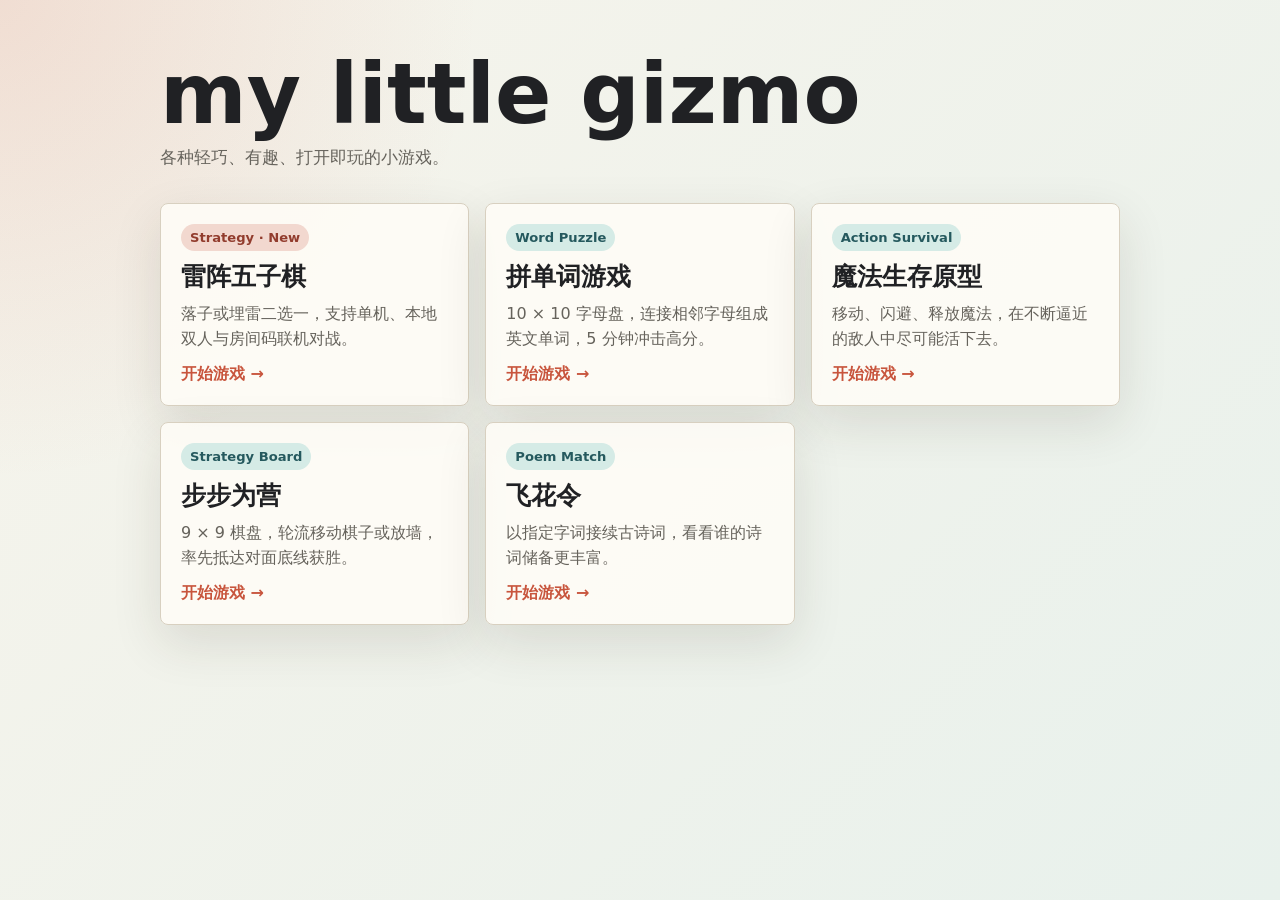
<file: github-pages-site/index.html>
<!doctype html>
<html lang="zh-CN">
<head>
  <meta charset="utf-8">
  <meta name="viewport" content="width=device-width, initial-scale=1">
  <meta name="description" content="一些轻巧、有趣、打开即玩的网页小游戏。">
  <title>my little gizmo</title>
  <style>
    :root {
      color-scheme: light;
      --bg: #f6f3ea;
      --ink: #202124;
      --muted: #66635c;
      --panel: #fffdf7;
      --line: #d8d0c0;
      --accent: #c8553d;
      --teal: #2f6f73;
    }
    * { box-sizing: border-box; }
    body {
      margin: 0;
      min-height: 100vh;
      font-family: Inter, ui-sans-serif, system-ui, -apple-system, BlinkMacSystemFont, "Segoe UI", sans-serif;
      color: var(--ink);
      background:
        radial-gradient(circle at top left, rgba(200, 85, 61, 0.14), transparent 30rem),
        linear-gradient(135deg, #f7f4eb, #e8f1ec);
    }
    main { width: min(960px, calc(100vw - 32px)); margin: 0 auto; padding: 56px 0; }
    h1 { margin: 0 0 12px; font-size: clamp(2.4rem, 7vw, 5.2rem); line-height: .94; }
    .intro { margin: 0 0 34px; color: var(--muted); font-size: 1.05rem; }
    .games { display: grid; grid-template-columns: repeat(auto-fit, minmax(240px, 1fr)); gap: 16px; }
    .game {
      display: grid;
      gap: 12px;
      min-height: 180px;
      padding: 20px;
      border: 1px solid var(--line);
      border-radius: 8px;
      background: rgba(255, 253, 247, .86);
      color: inherit;
      text-decoration: none;
      box-shadow: 0 18px 50px rgba(48, 40, 25, .12);
      transition: transform 160ms ease, box-shadow 160ms ease, border-color 160ms ease;
    }
    .game:hover, .game:focus-visible {
      transform: translateY(-3px);
      border-color: var(--teal);
      box-shadow: 0 24px 58px rgba(48, 40, 25, .16);
    }
    .badge {
      width: fit-content;
      padding: 6px 9px;
      border-radius: 999px;
      background: #d5ebe6;
      color: #25595e;
      font-size: .82rem;
      font-weight: 800;
    }
    .badge.new { background: #f2d8cf; color: #923c2d; }
    .game h2 { margin: 0; font-size: 1.55rem; line-height: 1.1; }
    .game p { margin: 0; color: var(--muted); line-height: 1.55; }
    .play { align-self: end; color: var(--accent); font-weight: 850; }
  </style>
</head>
<body>
  <main>
    <h1>my little gizmo</h1>
    <p class="intro">各种轻巧、有趣、打开即玩的小游戏。</p>

    <section class="games" aria-label="游戏列表">
      <a class="game" href="./leizhen-gomoku/">
        <span class="badge new">Strategy · New</span>
        <h2>雷阵五子棋</h2>
        <p>落子或埋雷二选一，支持单机、本地双人与房间码联机对战。</p>
        <span class="play">开始游戏 →</span>
      </a>

      <a class="game" href="./word-grid-rush/">
        <span class="badge">Word Puzzle</span>
        <h2>拼单词游戏</h2>
        <p>10 × 10 字母盘，连接相邻字母组成英文单词，5 分钟冲击高分。</p>
        <span class="play">开始游戏 →</span>
      </a>

      <a class="game" href="./magic-survive-prototype/">
        <span class="badge">Action Survival</span>
        <h2>魔法生存原型</h2>
        <p>移动、闪避、释放魔法，在不断逼近的敌人中尽可能活下去。</p>
        <span class="play">开始游戏 →</span>
      </a>

      <a class="game" href="./quoridor-online/">
        <span class="badge">Strategy Board</span>
        <h2>步步为营</h2>
        <p>9 × 9 棋盘，轮流移动棋子或放墙，率先抵达对面底线获胜。</p>
        <span class="play">开始游戏 →</span>
      </a>

      <a class="game" href="./feihualing/">
        <span class="badge">Poem Match</span>
        <h2>飞花令</h2>
        <p>以指定字词接续古诗词，看看谁的诗词储备更丰富。</p>
        <span class="play">开始游戏 →</span>
      </a>
    </section>
  </main>
</body>
</html>
</file>
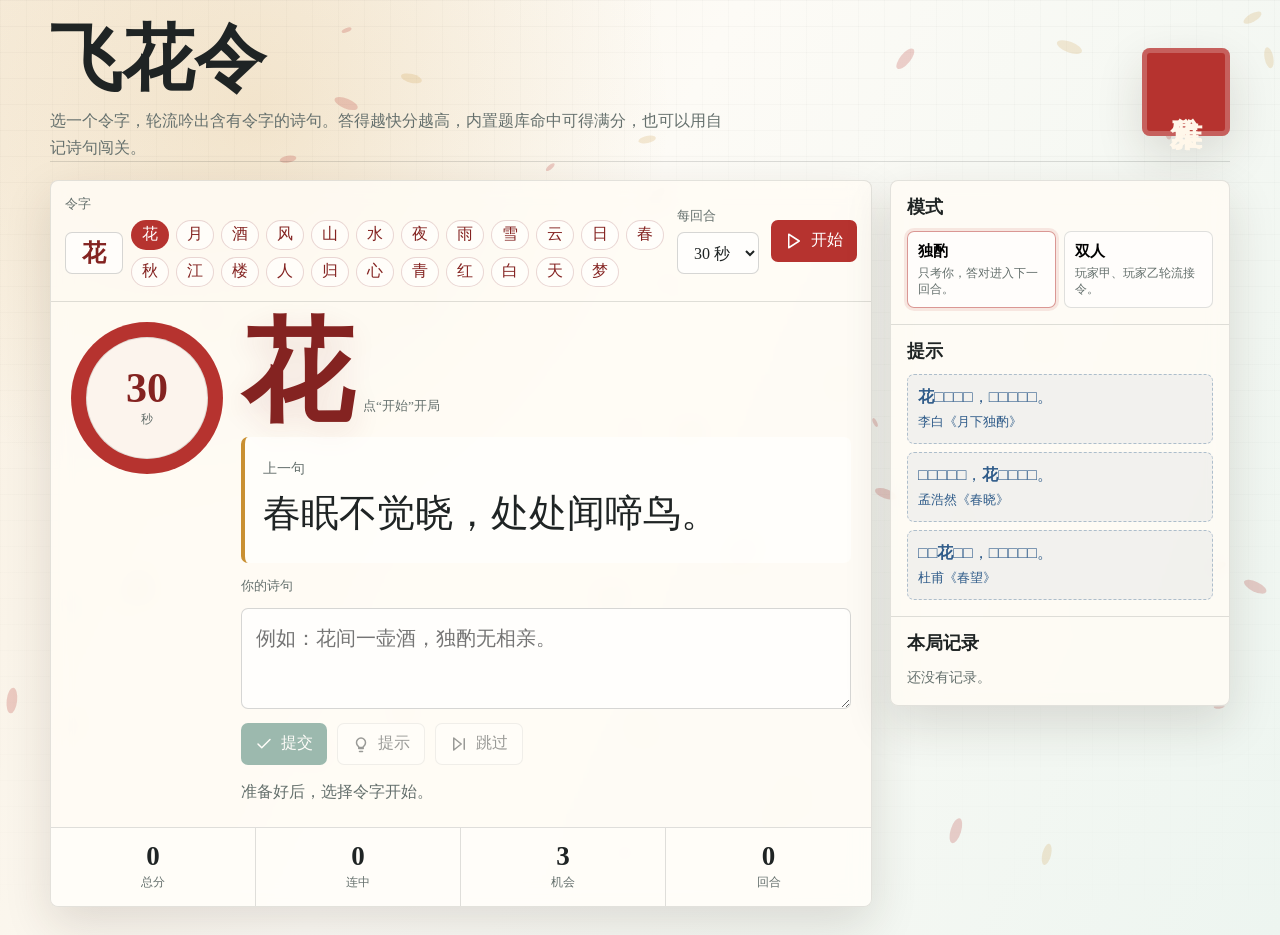
<file: github-pages-site/feihualing-github-pages/index.html>
<!doctype html>
<html lang="zh-CN">
<head>
  <meta charset="utf-8">
  <meta name="viewport" content="width=device-width, initial-scale=1">
  <title>飞花令小游戏</title>
  <style>
    :root {
      --paper: #fbf7ef;
      --ink: #1f2424;
      --muted: #65706d;
      --line: rgba(31, 36, 36, .14);
      --red: #b6332f;
      --red-dark: #842321;
      --gold: #c99032;
      --green: #24685a;
      --blue: #305c8a;
      --panel: rgba(255, 252, 245, .86);
      --shadow: 0 18px 48px rgba(48, 36, 23, .14);
      --radius: 8px;
    }

    * { box-sizing: border-box; }

    html, body { min-height: 100%; }

    body {
      margin: 0;
      color: var(--ink);
      font-family: "Noto Serif SC", "Songti SC", "SimSun", "Microsoft YaHei", serif;
      background:
        radial-gradient(circle at 20% 12%, rgba(201, 144, 50, .16), transparent 26rem),
        linear-gradient(115deg, #f8efe0, #fdfbf6 43%, #edf5f0);
      overflow-x: hidden;
    }

    body::before {
      content: "";
      position: fixed;
      inset: 0;
      pointer-events: none;
      background-image:
        linear-gradient(rgba(31, 36, 36, .035) 1px, transparent 1px),
        linear-gradient(90deg, rgba(31, 36, 36, .026) 1px, transparent 1px);
      background-size: 26px 26px;
      mask-image: linear-gradient(to bottom, rgba(0,0,0,.75), rgba(0,0,0,.12));
      z-index: 0;
    }

    #petals {
      position: fixed;
      inset: 0;
      width: 100%;
      height: 100%;
      pointer-events: none;
      z-index: 1;
    }

    .shell {
      position: relative;
      z-index: 2;
      width: min(1180px, calc(100% - 32px));
      margin: 0 auto;
      padding: 24px 0 28px;
    }

    header {
      min-height: 112px;
      display: grid;
      grid-template-columns: 1fr auto;
      gap: 20px;
      align-items: center;
      border-bottom: 1px solid var(--line);
      margin-bottom: 18px;
    }

    h1 {
      margin: 0;
      font-size: clamp(34px, 6vw, 72px);
      line-height: .98;
      letter-spacing: 0;
      font-weight: 700;
    }

    .subtitle {
      margin: 12px 0 0;
      max-width: 680px;
      color: var(--muted);
      font-size: 16px;
      line-height: 1.7;
    }

    .seal {
      width: 88px;
      aspect-ratio: 1;
      display: grid;
      place-items: center;
      color: #fff7ea;
      background: var(--red);
      box-shadow: inset 0 0 0 5px rgba(255,255,255,.22), var(--shadow);
      border-radius: 8px;
      font: 700 32px/1 "KaiTi", "STKaiti", serif;
      writing-mode: vertical-rl;
    }

    main {
      display: grid;
      grid-template-columns: minmax(0, 1fr) 340px;
      gap: 18px;
      align-items: start;
    }

    .board, .side, .modal-card {
      background: var(--panel);
      border: 1px solid rgba(31, 36, 36, .12);
      border-radius: var(--radius);
      box-shadow: var(--shadow);
      backdrop-filter: blur(10px);
    }

    .board {
      min-height: 640px;
      display: grid;
      grid-template-rows: auto 1fr auto;
      overflow: hidden;
    }

    .toolbar {
      display: grid;
      grid-template-columns: 1fr auto auto;
      gap: 12px;
      align-items: center;
      padding: 14px;
      border-bottom: 1px solid var(--line);
    }

    .field {
      display: grid;
      gap: 7px;
    }

    label {
      color: var(--muted);
      font-size: 13px;
    }

    .keyword-wrap {
      display: flex;
      gap: 8px;
      align-items: center;
    }

    input, select, textarea, button {
      font: inherit;
    }

    input, select, textarea {
      width: 100%;
      border: 1px solid rgba(31, 36, 36, .18);
      border-radius: 7px;
      background: rgba(255,255,255,.62);
      color: var(--ink);
      outline: none;
      transition: border-color .18s, box-shadow .18s, background .18s;
    }

    input:focus, select:focus, textarea:focus {
      border-color: rgba(36, 104, 90, .68);
      box-shadow: 0 0 0 3px rgba(36, 104, 90, .15);
      background: rgba(255,255,255,.9);
    }

    input, select { height: 42px; padding: 0 12px; }

    #keyword {
      width: 58px;
      text-align: center;
      font-size: 24px;
      font-weight: 700;
      color: var(--red-dark);
    }

    .chips {
      display: flex;
      flex-wrap: wrap;
      gap: 7px;
    }

    .chip {
      height: 30px;
      padding: 0 10px;
      border: 1px solid rgba(132, 35, 33, .18);
      border-radius: 999px;
      background: rgba(255,255,255,.58);
      color: var(--red-dark);
      cursor: pointer;
    }

    .chip.active {
      background: var(--red);
      color: white;
      border-color: transparent;
    }

    .btn {
      height: 42px;
      border: 0;
      border-radius: 7px;
      display: inline-flex;
      align-items: center;
      justify-content: center;
      gap: 8px;
      padding: 0 14px;
      background: var(--ink);
      color: white;
      cursor: pointer;
      white-space: nowrap;
      transition: transform .14s, filter .14s, opacity .14s;
    }

    .btn:hover { transform: translateY(-1px); filter: brightness(1.03); }
    .btn:active { transform: translateY(0); }
    .btn:disabled { opacity: .45; cursor: not-allowed; transform: none; }
    .btn.primary { background: var(--red); }
    .btn.green { background: var(--green); }
    .btn.ghost {
      color: var(--ink);
      background: rgba(255,255,255,.62);
      border: 1px solid rgba(31,36,36,.15);
    }

    .icon {
      width: 18px;
      height: 18px;
      flex: 0 0 auto;
      fill: none;
      stroke: currentColor;
      stroke-width: 2;
      stroke-linecap: round;
      stroke-linejoin: round;
    }

    .stage {
      position: relative;
      display: grid;
      grid-template-columns: 152px 1fr;
      gap: 18px;
      padding: 20px;
      min-height: 420px;
    }

    .time-ring {
      width: 152px;
      aspect-ratio: 1;
      border-radius: 50%;
      display: grid;
      place-items: center;
      background: conic-gradient(var(--red) var(--angle), rgba(31,36,36,.08) 0);
      transition: background .2s;
      align-self: start;
      position: sticky;
      top: 20px;
    }

    .time-ring::before {
      content: "";
      position: absolute;
      width: 122px;
      aspect-ratio: 1;
      border-radius: 50%;
      background: rgba(255,252,245,.96);
      box-shadow: inset 0 0 0 1px rgba(31,36,36,.12);
    }

    .time-text {
      position: relative;
      display: grid;
      place-items: center;
      gap: 2px;
    }

    #timeLeft {
      font-size: 42px;
      font-weight: 700;
      line-height: 1;
      color: var(--red-dark);
    }

    .time-label {
      font-size: 12px;
      color: var(--muted);
    }

    .poem-area {
      display: grid;
      grid-template-rows: auto auto minmax(132px, auto) auto;
      gap: 14px;
    }

    .prompt {
      display: flex;
      align-items: baseline;
      gap: 10px;
      flex-wrap: wrap;
    }

    .prompt small { color: var(--muted); }

    .big-word {
      color: var(--red-dark);
      font-size: clamp(54px, 9vw, 112px);
      line-height: .9;
      font-weight: 700;
      text-shadow: 0 10px 28px rgba(132,35,33,.12);
    }

    .verse-card {
      min-height: 126px;
      display: grid;
      align-content: center;
      gap: 10px;
      padding: 18px;
      border-left: 4px solid var(--gold);
      background: rgba(255,255,255,.52);
      border-radius: 7px;
    }

    .verse-card .who {
      color: var(--muted);
      font-size: 14px;
    }

    .verse-card .line {
      font-size: clamp(23px, 4vw, 38px);
      line-height: 1.35;
      word-break: break-word;
    }

    .entry {
      display: grid;
      gap: 9px;
    }

    textarea {
      min-height: 96px;
      resize: vertical;
      padding: 12px 14px;
      line-height: 1.7;
      font-size: 20px;
    }

    .actions {
      display: flex;
      flex-wrap: wrap;
      gap: 10px;
      align-items: center;
    }

    .feedback {
      min-height: 28px;
      color: var(--muted);
      line-height: 1.6;
    }

    .feedback.good { color: var(--green); }
    .feedback.bad { color: var(--red-dark); }

    .stats {
      display: grid;
      grid-template-columns: repeat(4, 1fr);
      border-top: 1px solid var(--line);
      background: rgba(255,255,255,.4);
    }

    .stat {
      min-height: 78px;
      display: grid;
      place-items: center;
      align-content: center;
      gap: 4px;
      border-right: 1px solid var(--line);
    }

    .stat:last-child { border-right: 0; }
    .stat b { font-size: 27px; line-height: 1; }
    .stat span { color: var(--muted); font-size: 12px; }

    .side {
      display: grid;
      gap: 0;
      overflow: hidden;
    }

    .panel {
      padding: 16px;
      border-bottom: 1px solid var(--line);
    }

    .panel:last-child { border-bottom: 0; }

    .panel h2 {
      margin: 0 0 12px;
      font-size: 18px;
      line-height: 1.2;
    }

    .mode-grid {
      display: grid;
      grid-template-columns: repeat(2, 1fr);
      gap: 8px;
    }

    .mode {
      min-height: 62px;
      display: grid;
      gap: 4px;
      text-align: left;
      padding: 10px;
      border: 1px solid rgba(31,36,36,.14);
      background: rgba(255,255,255,.55);
      border-radius: 7px;
      cursor: pointer;
    }

    .mode strong { font-size: 15px; }
    .mode span { color: var(--muted); font-size: 12px; line-height: 1.35; }
    .mode.active { border-color: rgba(182,51,47,.5); box-shadow: 0 0 0 3px rgba(182,51,47,.1); }

    .history {
      display: grid;
      gap: 8px;
      max-height: 260px;
      overflow: auto;
      padding-right: 3px;
    }

    .history-item {
      display: grid;
      gap: 4px;
      padding: 10px;
      border-radius: 7px;
      background: rgba(255,255,255,.58);
      border: 1px solid rgba(31,36,36,.1);
    }

    .history-item .meta {
      display: flex;
      justify-content: space-between;
      gap: 10px;
      color: var(--muted);
      font-size: 12px;
    }

    .history-item p {
      margin: 0;
      line-height: 1.55;
      word-break: break-word;
    }

    .hint-list {
      display: grid;
      gap: 8px;
    }

    .hint {
      border: 1px dashed rgba(48, 92, 138, .35);
      color: var(--blue);
      background: rgba(48, 92, 138, .06);
      border-radius: 7px;
      padding: 10px;
      line-height: 1.5;
      min-height: 44px;
    }

    .empty {
      color: var(--muted);
      font-size: 14px;
      line-height: 1.6;
    }

    .modal {
      position: fixed;
      inset: 0;
      z-index: 5;
      display: none;
      place-items: center;
      padding: 20px;
      background: rgba(31, 36, 36, .34);
    }

    .modal.open { display: grid; }

    .modal-card {
      width: min(520px, 100%);
      padding: 24px;
    }

    .modal-card h2 {
      margin: 0 0 10px;
      font-size: 30px;
    }

    .modal-card p {
      margin: 0 0 18px;
      color: var(--muted);
      line-height: 1.7;
    }

    .result-grid {
      display: grid;
      grid-template-columns: repeat(3, 1fr);
      gap: 10px;
      margin-bottom: 18px;
    }

    .result-grid div {
      border-radius: 7px;
      background: rgba(255,255,255,.58);
      padding: 12px;
      text-align: center;
      border: 1px solid rgba(31,36,36,.1);
    }

    .result-grid b {
      display: block;
      font-size: 26px;
    }

    .result-grid span {
      color: var(--muted);
      font-size: 12px;
    }

    @media (max-width: 900px) {
      header { grid-template-columns: 1fr; }
      .seal { display: none; }
      main { grid-template-columns: 1fr; }
      .side { order: -1; }
      .stage { grid-template-columns: 1fr; }
      .time-ring {
        position: relative;
        top: auto;
        width: 116px;
      }
      .time-ring::before { width: 92px; }
      #timeLeft { font-size: 32px; }
    }

    @media (max-width: 620px) {
      .shell {
        width: min(100% - 20px, 1180px);
        padding-top: 14px;
      }
      header { min-height: auto; gap: 8px; }
      .subtitle { font-size: 14px; }
      .toolbar { grid-template-columns: 1fr; }
      .mode-grid, .stats, .result-grid { grid-template-columns: repeat(2, 1fr); }
      .stage { padding: 14px; }
      .actions .btn { flex: 1 1 132px; }
      .stat { min-height: 66px; }
      textarea { font-size: 18px; }
    }
  </style>
</head>
<body>
  <canvas id="petals" aria-hidden="true"></canvas>

  <div class="shell">
    <header>
      <div>
        <h1>飞花令</h1>
        <p class="subtitle">选一个令字，轮流吟出含有令字的诗句。答得越快分越高，内置题库命中可得满分，也可以用自记诗句闯关。</p>
      </div>
      <div class="seal" aria-hidden="true">雅集</div>
    </header>

    <main>
      <section class="board" aria-label="游戏区">
        <div class="toolbar">
          <div class="field">
            <label for="keyword">令字</label>
            <div class="keyword-wrap">
              <input id="keyword" maxlength="1" value="花" aria-label="当前令字">
              <div class="chips" id="chips" aria-label="常用令字"></div>
            </div>
          </div>
          <div class="field">
            <label for="roundTime">每回合</label>
            <select id="roundTime">
              <option value="20">20 秒</option>
              <option value="30" selected>30 秒</option>
              <option value="45">45 秒</option>
              <option value="60">60 秒</option>
            </select>
          </div>
          <button class="btn primary" id="startBtn" type="button" title="开始新局">
            <svg class="icon" viewBox="0 0 24 24" aria-hidden="true"><path d="M5 3l14 9-14 9V3z"></path></svg>
            <span id="startLabel">开始</span>
          </button>
        </div>

        <div class="stage">
          <div class="time-ring" id="timeRing" style="--angle: 360deg">
            <div class="time-text">
              <div id="timeLeft">30</div>
              <div class="time-label">秒</div>
            </div>
          </div>

          <div class="poem-area">
            <div class="prompt">
              <div class="big-word" id="promptWord">花</div>
              <small id="turnLabel">点“开始”开局</small>
            </div>

            <div class="verse-card" aria-live="polite">
              <div class="who" id="lastWho">上一句</div>
              <div class="line" id="lastLine">春眠不觉晓，处处闻啼鸟。</div>
            </div>

            <div class="entry">
              <label for="answer">你的诗句</label>
              <textarea id="answer" placeholder="例如：花间一壶酒，独酌无相亲。" disabled></textarea>
            </div>

            <div class="actions">
              <button class="btn green" id="submitBtn" type="button" disabled title="提交诗句">
                <svg class="icon" viewBox="0 0 24 24" aria-hidden="true"><path d="M20 6L9 17l-5-5"></path></svg>
                提交
              </button>
              <button class="btn ghost" id="hintBtn" type="button" disabled title="获得提示">
                <svg class="icon" viewBox="0 0 24 24" aria-hidden="true"><path d="M9 18h6"></path><path d="M10 22h4"></path><path d="M8.2 14.8a6 6 0 1 1 7.6 0c-.9.7-.8 1.7-.8 1.7H9s.1-1-.8-1.7z"></path></svg>
                提示
              </button>
              <button class="btn ghost" id="skipBtn" type="button" disabled title="跳过本回合">
                <svg class="icon" viewBox="0 0 24 24" aria-hidden="true"><path d="M5 4l10 8-10 8V4z"></path><path d="M19 5v14"></path></svg>
                跳过
              </button>
            </div>
            <div class="feedback" id="feedback">准备好后，选择令字开始。</div>
          </div>
        </div>

        <div class="stats">
          <div class="stat"><b id="score">0</b><span id="scoreLabel">总分</span></div>
          <div class="stat"><b id="combo">0</b><span>连中</span></div>
          <div class="stat"><b id="lives">3</b><span>机会</span></div>
          <div class="stat"><b id="round">0</b><span>回合</span></div>
        </div>
      </section>

      <aside class="side" aria-label="辅助信息">
        <div class="panel">
          <h2>模式</h2>
          <div class="mode-grid">
            <button class="mode active" type="button" data-mode="solo">
              <strong>独酌</strong>
              <span>只考你，答对进入下一回合。</span>
            </button>
            <button class="mode" type="button" data-mode="duel">
              <strong>双人</strong>
              <span>玩家甲、玩家乙轮流接令。</span>
            </button>
          </div>
        </div>

        <div class="panel">
          <h2>提示</h2>
          <div class="hint-list" id="hintList">
            <div class="empty">开局后可消耗少量分数查看提示。</div>
          </div>
        </div>

        <div class="panel">
          <h2>本局记录</h2>
          <div class="history" id="history">
            <div class="empty">还没有记录。</div>
          </div>
        </div>
      </aside>
    </main>
  </div>

  <div class="modal" id="modal" role="dialog" aria-modal="true" aria-labelledby="modalTitle">
    <div class="modal-card">
      <h2 id="modalTitle">曲终</h2>
      <p id="modalText">本局结束。</p>
      <div class="result-grid">
        <div><b id="finalScore">0</b><span>得分</span></div>
        <div><b id="finalRound">0</b><span>回合</span></div>
        <div><b id="finalCombo">0</b><span id="finalComboLabel">最高连中</span></div>
      </div>
      <div class="actions">
        <button class="btn primary" id="againBtn" type="button">
          <svg class="icon" viewBox="0 0 24 24" aria-hidden="true"><path d="M21 12a9 9 0 1 1-2.64-6.36"></path><path d="M21 3v7h-7"></path></svg>
          再来一局
        </button>
        <button class="btn ghost" id="closeModalBtn" type="button">查看记录</button>
      </div>
    </div>
  </div>

  <script>
    const poemBank = [
      ["花", "花间一壶酒，独酌无相亲。", "李白《月下独酌》"],
      ["花", "夜来风雨声，花落知多少。", "孟浩然《春晓》"],
      ["花", "感时花溅泪，恨别鸟惊心。", "杜甫《春望》"],
      ["花", "待到重阳日，还来就菊花。", "孟浩然《过故人庄》"],
      ["花", "停车坐爱枫林晚，霜叶红于二月花。", "杜牧《山行》"],
      ["花", "春花秋月何时了，往事知多少。", "李煜《虞美人》"],
      ["花", "黄四娘家花满蹊，千朵万朵压枝低。", "杜甫《江畔独步寻花》"],
      ["花", "桃花潭水深千尺，不及汪伦送我情。", "李白《赠汪伦》"],
      ["花", "竹外桃花三两枝，春江水暖鸭先知。", "苏轼《惠崇春江晚景》"],
      ["花", "无可奈何花落去，似曾相识燕归来。", "晏殊《浣溪沙》"],
      ["月", "举头望明月，低头思故乡。", "李白《静夜思》"],
      ["月", "明月几时有，把酒问青天。", "苏轼《水调歌头》"],
      ["月", "春风又绿江南岸，明月何时照我还。", "王安石《泊船瓜洲》"],
      ["月", "海上生明月，天涯共此时。", "张九龄《望月怀远》"],
      ["月", "秦时明月汉时关，万里长征人未还。", "王昌龄《出塞》"],
      ["月", "露从今夜白，月是故乡明。", "杜甫《月夜忆舍弟》"],
      ["月", "深林人不知，明月来相照。", "王维《竹里馆》"],
      ["月", "月落乌啼霜满天，江枫渔火对愁眠。", "张继《枫桥夜泊》"],
      ["酒", "劝君更尽一杯酒，西出阳关无故人。", "王维《送元二使安西》"],
      ["酒", "葡萄美酒夜光杯，欲饮琵琶马上催。", "王翰《凉州词》"],
      ["酒", "借问酒家何处有，牧童遥指杏花村。", "杜牧《清明》"],
      ["酒", "白日放歌须纵酒，青春作伴好还乡。", "杜甫《闻官军收河南河北》"],
      ["酒", "花间一壶酒，独酌无相亲。", "李白《月下独酌》"],
      ["风", "春风又绿江南岸，明月何时照我还。", "王安石《泊船瓜洲》"],
      ["风", "夜来风雨声，花落知多少。", "孟浩然《春晓》"],
      ["风", "等闲识得东风面，万紫千红总是春。", "朱熹《春日》"],
      ["风", "北风卷地白草折，胡天八月即飞雪。", "岑参《白雪歌送武判官归京》"],
      ["风", "随风潜入夜，润物细无声。", "杜甫《春夜喜雨》"],
      ["山", "空山新雨后，天气晚来秋。", "王维《山居秋暝》"],
      ["山", "会当凌绝顶，一览众山小。", "杜甫《望岳》"],
      ["山", "远上寒山石径斜，白云生处有人家。", "杜牧《山行》"],
      ["山", "两岸青山相对出，孤帆一片日边来。", "李白《望天门山》"],
      ["山", "千山鸟飞绝，万径人踪灭。", "柳宗元《江雪》"],
      ["水", "桃花潭水深千尺，不及汪伦送我情。", "李白《赠汪伦》"],
      ["水", "问君能有几多愁，恰似一江春水向东流。", "李煜《虞美人》"],
      ["水", "天门中断楚江开，碧水东流至此回。", "李白《望天门山》"],
      ["水", "所谓伊人，在水一方。", "《诗经·蒹葭》"],
      ["水", "日出江花红胜火，春来江水绿如蓝。", "白居易《忆江南》"],
      ["夜", "夜来风雨声，花落知多少。", "孟浩然《春晓》"],
      ["夜", "随风潜入夜，润物细无声。", "杜甫《春夜喜雨》"],
      ["夜", "姑苏城外寒山寺，夜半钟声到客船。", "张继《枫桥夜泊》"],
      ["夜", "葡萄美酒夜光杯，欲饮琵琶马上催。", "王翰《凉州词》"],
      ["雨", "清明时节雨纷纷，路上行人欲断魂。", "杜牧《清明》"],
      ["雨", "空山新雨后，天气晚来秋。", "王维《山居秋暝》"],
      ["雨", "好雨知时节，当春乃发生。", "杜甫《春夜喜雨》"],
      ["雨", "夜来风雨声，花落知多少。", "孟浩然《春晓》"],
      ["雪", "孤舟蓑笠翁，独钓寒江雪。", "柳宗元《江雪》"],
      ["雪", "北风卷地白草折，胡天八月即飞雪。", "岑参《白雪歌送武判官归京》"],
      ["雪", "柴门闻犬吠，风雪夜归人。", "刘长卿《逢雪宿芙蓉山主人》"],
      ["雪", "忽如一夜春风来，千树万树梨花开。", "岑参《白雪歌送武判官归京》"],
      ["云", "白云生处有人家。", "杜牧《山行》"],
      ["云", "黄鹤一去不复返，白云千载空悠悠。", "崔颢《黄鹤楼》"],
      ["云", "只在此山中，云深不知处。", "贾岛《寻隐者不遇》"],
      ["云", "行到水穷处，坐看云起时。", "王维《终南别业》"],
      ["日", "日照香炉生紫烟，遥看瀑布挂前川。", "李白《望庐山瀑布》"],
      ["日", "大漠孤烟直，长河落日圆。", "王维《使至塞上》"],
      ["日", "白日依山尽，黄河入海流。", "王之涣《登鹳雀楼》"],
      ["日", "日出江花红胜火，春来江水绿如蓝。", "白居易《忆江南》"],
      ["春", "春眠不觉晓，处处闻啼鸟。", "孟浩然《春晓》"],
      ["春", "春风又绿江南岸，明月何时照我还。", "王安石《泊船瓜洲》"],
      ["春", "国破山河在，城春草木深。", "杜甫《春望》"],
      ["春", "春色满园关不住，一枝红杏出墙来。", "叶绍翁《游园不值》"],
      ["秋", "空山新雨后，天气晚来秋。", "王维《山居秋暝》"],
      ["秋", "洛阳城里见秋风，欲作家书意万重。", "张籍《秋思》"],
      ["秋", "银烛秋光冷画屏，轻罗小扇扑流萤。", "杜牧《秋夕》"],
      ["秋", "自古逢秋悲寂寥，我言秋日胜春朝。", "刘禹锡《秋词》"],
      ["江", "孤帆远影碧空尽，唯见长江天际流。", "李白《黄鹤楼送孟浩然之广陵》"],
      ["江", "竹外桃花三两枝，春江水暖鸭先知。", "苏轼《惠崇春江晚景》"],
      ["江", "不知江月待何人，但见长江送流水。", "张若虚《春江花月夜》"],
      ["江", "江流天地外，山色有无中。", "王维《汉江临泛》"],
      ["楼", "昔人已乘黄鹤去，此地空余黄鹤楼。", "崔颢《黄鹤楼》"],
      ["楼", "小楼昨夜又东风，故国不堪回首月明中。", "李煜《虞美人》"],
      ["楼", "欲穷千里目，更上一层楼。", "王之涣《登鹳雀楼》"],
      ["楼", "山外青山楼外楼，西湖歌舞几时休。", "林升《题临安邸》"],
      ["人", "故人西辞黄鹤楼，烟花三月下扬州。", "李白《黄鹤楼送孟浩然之广陵》"],
      ["人", "但愿人长久，千里共婵娟。", "苏轼《水调歌头》"],
      ["人", "人生得意须尽欢，莫使金樽空对月。", "李白《将进酒》"],
      ["人", "柴门闻犬吠，风雪夜归人。", "刘长卿《逢雪宿芙蓉山主人》"],
      ["归", "少小离家老大回，乡音无改鬓毛衰。", "贺知章《回乡偶书》"],
      ["归", "归来见天子，天子坐明堂。", "《木兰诗》"],
      ["归", "开荒南野际，守拙归园田。", "陶渊明《归园田居》"],
      ["归", "风雪夜归人。", "刘长卿《逢雪宿芙蓉山主人》"],
      ["心", "洛阳亲友如相问，一片冰心在玉壶。", "王昌龄《芙蓉楼送辛渐》"],
      ["心", "感时花溅泪，恨别鸟惊心。", "杜甫《春望》"],
      ["心", "谁言寸草心，报得三春晖。", "孟郊《游子吟》"],
      ["心", "问君何能尔，心远地自偏。", "陶渊明《饮酒》"],
      ["青", "两个黄鹂鸣翠柳，一行白鹭上青天。", "杜甫《绝句》"],
      ["青", "客路青山外，行舟绿水前。", "王湾《次北固山下》"],
      ["青", "青青园中葵，朝露待日晞。", "《长歌行》"],
      ["青", "青山横北郭，白水绕东城。", "李白《送友人》"],
      ["红", "日出江花红胜火，春来江水绿如蓝。", "白居易《忆江南》"],
      ["红", "绿肥红瘦。", "李清照《如梦令》"],
      ["红", "等闲识得东风面，万紫千红总是春。", "朱熹《春日》"],
      ["红", "映日荷花别样红。", "杨万里《晓出净慈寺送林子方》"],
      ["白", "白日依山尽，黄河入海流。", "王之涣《登鹳雀楼》"],
      ["白", "朝辞白帝彩云间，千里江陵一日还。", "李白《早发白帝城》"],
      ["白", "两个黄鹂鸣翠柳，一行白鹭上青天。", "杜甫《绝句》"],
      ["白", "白发三千丈，缘愁似个长。", "李白《秋浦歌》"],
      ["天", "天门中断楚江开，碧水东流至此回。", "李白《望天门山》"],
      ["天", "接天莲叶无穷碧，映日荷花别样红。", "杨万里《晓出净慈寺送林子方》"],
      ["天", "天街小雨润如酥，草色遥看近却无。", "韩愈《早春呈水部张十八员外》"],
      ["天", "两个黄鹂鸣翠柳，一行白鹭上青天。", "杜甫《绝句》"],
      ["梦", "夜阑卧听风吹雨，铁马冰河入梦来。", "陆游《十一月四日风雨大作》"],
      ["梦", "庄生晓梦迷蝴蝶，望帝春心托杜鹃。", "李商隐《锦瑟》"],
      ["梦", "醉后不知天在水，满船清梦压星河。", "唐温如《题龙阳县青草湖》"],
      ["梦", "故国梦重归，觉来双泪垂。", "李煜《子夜歌》"]
    ];

    const els = {
      keyword: document.querySelector("#keyword"),
      chips: document.querySelector("#chips"),
      roundTime: document.querySelector("#roundTime"),
      startBtn: document.querySelector("#startBtn"),
      startLabel: document.querySelector("#startLabel"),
      submitBtn: document.querySelector("#submitBtn"),
      hintBtn: document.querySelector("#hintBtn"),
      skipBtn: document.querySelector("#skipBtn"),
      answer: document.querySelector("#answer"),
      promptWord: document.querySelector("#promptWord"),
      turnLabel: document.querySelector("#turnLabel"),
      lastWho: document.querySelector("#lastWho"),
      lastLine: document.querySelector("#lastLine"),
      feedback: document.querySelector("#feedback"),
      timeLeft: document.querySelector("#timeLeft"),
      timeRing: document.querySelector("#timeRing"),
      score: document.querySelector("#score"),
      scoreLabel: document.querySelector("#scoreLabel"),
      combo: document.querySelector("#combo"),
      lives: document.querySelector("#lives"),
      round: document.querySelector("#round"),
      history: document.querySelector("#history"),
      hintList: document.querySelector("#hintList"),
      modal: document.querySelector("#modal"),
      modalText: document.querySelector("#modalText"),
      finalScore: document.querySelector("#finalScore"),
      finalRound: document.querySelector("#finalRound"),
      finalCombo: document.querySelector("#finalCombo"),
      finalComboLabel: document.querySelector("#finalComboLabel"),
      againBtn: document.querySelector("#againBtn"),
      closeModalBtn: document.querySelector("#closeModalBtn"),
      modes: document.querySelectorAll(".mode")
    };

    const popularWords = ["花", "月", "酒", "风", "山", "水", "夜", "雨", "雪", "云", "日", "春", "秋", "江", "楼", "人", "归", "心", "青", "红", "白", "天", "梦"];
    const normalize = text => text.replace(/[，。！？；：、,.!?;:\s《》“”"']/g, "");

    let state = {
      mode: "solo",
      running: false,
      keyword: "花",
      score: 0,
      combo: 0,
      bestCombo: 0,
      lives: 3,
      activePlayer: 0,
      players: [
        { name: "玩家甲", score: 0, lives: 3 },
        { name: "玩家乙", score: 0, lives: 3 }
      ],
      round: 0,
      timeLimit: 30,
      timeLeft: 30,
      timer: null,
      used: new Set(),
      history: [],
      hintCount: 0
    };
    let pendingTimers = [];

    function poemsFor(word) {
      return poemBank.filter(([key, line]) => key === word || line.includes(word));
    }

    function setFeedback(text, type = "") {
      els.feedback.textContent = text;
      els.feedback.className = `feedback ${type}`;
    }

    function later(callback, delay) {
      const id = setTimeout(() => {
        pendingTimers = pendingTimers.filter(item => item !== id);
        callback();
      }, delay);
      pendingTimers.push(id);
    }

    function clearPendingTimers() {
      pendingTimers.forEach(id => clearTimeout(id));
      pendingTimers = [];
    }

    function drawChips() {
      els.chips.innerHTML = "";
      popularWords.forEach(word => {
        const button = document.createElement("button");
        button.className = `chip${word === state.keyword ? " active" : ""}`;
        button.type = "button";
        button.textContent = word;
        button.addEventListener("click", () => {
          if (state.running) return;
          state.keyword = word;
          els.keyword.value = word;
          els.promptWord.textContent = word;
          drawChips();
          renderHints(true);
        });
        els.chips.appendChild(button);
      });
    }

    function renderStats() {
      if (state.mode === "duel") {
        els.score.textContent = state.players[0].score;
        els.scoreLabel.textContent = "玩家甲";
        els.combo.textContent = state.players[1].score;
        els.combo.nextElementSibling.textContent = "玩家乙";
        els.lives.textContent = `${state.players[0].lives}/${state.players[1].lives}`;
      } else {
        els.score.textContent = state.score;
        els.scoreLabel.textContent = "总分";
        els.combo.textContent = state.combo;
        els.combo.nextElementSibling.textContent = "连中";
        els.lives.textContent = state.lives;
      }
      els.round.textContent = state.round;
    }

    function renderHistory() {
      if (!state.history.length) {
        els.history.innerHTML = `<div class="empty">还没有记录。</div>`;
        return;
      }
      els.history.innerHTML = state.history.slice().reverse().map(item => `
        <div class="history-item">
          <div class="meta"><span>${item.who}</span><span>${item.points > 0 ? "+" + item.points : item.points}</span></div>
          <p>${escapeHtml(item.line)}</p>
        </div>
      `).join("");
    }

    function renderHints(preview = false) {
      const choices = poemsFor(state.keyword).filter(([, line]) => !state.used.has(normalize(line)));
      if (!choices.length) {
        els.hintList.innerHTML = `<div class="empty">这个令字的内置提示已经用完，可以换一个令字再开局。</div>`;
        return;
      }
      if (preview || !state.running) {
        els.hintList.innerHTML = choices.slice(0, 3).map(([key, line, source]) => `
          <div class="hint">${maskLine(line, state.keyword)}<br><small>${source}</small></div>
        `).join("");
      }
    }

    function maskLine(line, word) {
      const masked = line.replaceAll(word, `<strong>${word}</strong>`);
      return masked.replace(/[\u4e00-\u9fa5]/g, char => char === word ? char : "□");
    }

    function escapeHtml(text) {
      return text.replace(/[&<>"']/g, char => ({
        "&": "&amp;",
        "<": "&lt;",
        ">": "&gt;",
        '"': "&quot;",
        "'": "&#039;"
      })[char]);
    }

    function setControls(active) {
      els.answer.disabled = !active;
      els.submitBtn.disabled = !active;
      els.hintBtn.disabled = !active;
      els.skipBtn.disabled = !active;
      els.keyword.disabled = active;
      els.roundTime.disabled = active;
      els.startLabel.textContent = active ? "重开" : "开始";
    }

    function startGame() {
      stopTimer();
      clearPendingTimers();
      const keyword = els.keyword.value.trim().slice(0, 1) || "花";
      state = {
        ...state,
        running: true,
        keyword,
        score: 0,
        combo: 0,
        bestCombo: 0,
        lives: 3,
        activePlayer: 0,
        players: [
          { name: "玩家甲", score: 0, lives: 3 },
          { name: "玩家乙", score: 0, lives: 3 }
        ],
        round: 0,
        timeLimit: Number(els.roundTime.value),
        timeLeft: Number(els.roundTime.value),
        used: new Set(),
        history: [],
        hintCount: 0
      };
      els.keyword.value = keyword;
      els.promptWord.textContent = keyword;
      els.lastWho.textContent = "令官";
      els.lastLine.textContent = `请吟一句含“${keyword}”的诗。`;
      els.answer.value = "";
      els.modal.classList.remove("open");
      setControls(true);
      drawChips();
      renderStats();
      renderHistory();
      renderHints();
      nextRound(currentPlayer().name);
      els.answer.focus();
    }

    function currentPlayer() {
      return state.mode === "duel" ? state.players[state.activePlayer] : { name: "你" };
    }

    function switchPlayer() {
      if (state.mode === "duel") state.activePlayer = state.activePlayer === 0 ? 1 : 0;
    }

    function nextRound(label) {
      state.round += 1;
      state.timeLeft = state.timeLimit;
      state.hintCount = 0;
      els.turnLabel.textContent = `${label} · 第 ${state.round} 回合`;
      els.answer.value = "";
      setFeedback(`${label}，请说出一句含“${state.keyword}”的诗句。`);
      renderStats();
      renderClock();
      startTimer();
    }

    function startTimer() {
      stopTimer();
      state.timer = setInterval(() => {
        state.timeLeft -= 1;
        renderClock();
        if (state.timeLeft <= 0) miss("超时未答，失去一次机会。");
      }, 1000);
    }

    function stopTimer() {
      if (state.timer) clearInterval(state.timer);
      state.timer = null;
    }

    function renderClock() {
      els.timeLeft.textContent = Math.max(0, state.timeLeft);
      const angle = Math.max(0, state.timeLeft / state.timeLimit) * 360;
      els.timeRing.style.setProperty("--angle", `${angle}deg`);
    }

    function evaluateAnswer() {
      if (!state.running) return;
      const raw = els.answer.value.trim();
      if (!raw) {
        setFeedback("先写一句诗，再提交。", "bad");
        return;
      }
      const line = raw.replace(/\s+/g, "");
      const normalized = normalize(line);
      if (!line.includes(state.keyword)) {
        setFeedback(`这句里没有“${state.keyword}”。`, "bad");
        return;
      }
      if (state.used.has(normalized)) {
        setFeedback("这句已经用过了。", "bad");
        return;
      }

      const exact = poemBank.find(([, poemLine]) => normalize(poemLine) === normalized);
      const partial = poemBank.find(([, poemLine]) => normalize(poemLine).includes(normalized) || normalized.includes(normalize(poemLine)));
      const known = exact || partial;
      const speedBonus = Math.ceil(state.timeLeft / 5);
      const base = known ? 10 : 5;
      const points = Math.max(1, base + speedBonus - state.hintCount * 2);
      const player = currentPlayer();
      if (state.mode === "duel") {
        player.score += points;
      } else {
        state.score += points;
      }
      state.combo += 1;
      state.bestCombo = Math.max(state.bestCombo, state.combo);
      state.used.add(normalized);
      addHistory(player.name, line, points);
      els.lastWho.textContent = known ? `${player.name} · ${known[2]}` : `${player.name} · 自记诗句`;
      els.lastLine.textContent = line;
      setFeedback(known ? `${player.name} 命中题库，得 ${points} 分。` : `${player.name} 含令字，得 ${points} 分。`, "good");

      stopTimer();
      renderStats();
      renderHistory();
      renderHints();

      switchPlayer();
      later(() => nextRound(currentPlayer().name), 620);
    }

    function addHistory(who, line, points) {
      state.history.push({ who, line, points });
    }

    function showHint() {
      if (!state.running) return;
      const candidates = poemsFor(state.keyword).filter(([, line]) => !state.used.has(normalize(line)));
      if (!candidates.length) {
        setFeedback("这个令字暂无更多提示。", "bad");
        return;
      }
      state.hintCount += 1;
      const sample = candidates.slice(0, 3);
      els.hintList.innerHTML = sample.map(([, line, source], index) => {
        const revealCount = Math.min(line.length, 2 + state.hintCount + index);
        let seen = 0;
        const text = line.replace(/[\u4e00-\u9fa5]/g, char => {
          seen += 1;
          return char === state.keyword || seen <= revealCount ? char : "□";
        });
        return `<div class="hint">${text}<br><small>${source}</small></div>`;
      }).join("");
      setFeedback("已给出提示，本回合得分会略降。");
    }

    function miss(reason) {
      stopTimer();
      const player = currentPlayer();
      if (state.mode === "duel") {
        player.lives -= 1;
      } else {
        state.lives -= 1;
      }
      state.combo = 0;
      addHistory(`${player.name}失误`, reason, -1);
      setFeedback(`${player.name}：${reason}`, "bad");
      renderStats();
      renderHistory();
      if (state.mode === "duel" && player.lives <= 0) {
        endGame(`${player.name} 三次机会用尽。`);
      } else if (state.mode === "solo" && state.lives <= 0) {
        endGame("三次机会用尽，本局结束。");
      } else {
        switchPlayer();
        later(() => nextRound(currentPlayer().name), 760);
      }
    }

    function endGame(text) {
      stopTimer();
      clearPendingTimers();
      state.running = false;
      setControls(false);
      const winner = state.mode === "duel" ? getWinner() : null;
      els.finalScore.textContent = state.mode === "duel" ? `${state.players[0].score}:${state.players[1].score}` : state.score;
      els.finalRound.textContent = state.round;
      els.finalComboLabel.textContent = state.mode === "duel" ? "胜者" : "最高连中";
      els.finalCombo.textContent = winner || state.bestCombo;
      els.modalText.textContent = state.mode === "duel" ? `${text} 甲 ${state.players[0].score} 分，乙 ${state.players[1].score} 分。` : text;
      els.modal.classList.add("open");
      renderStats();
    }

    function getWinner() {
      const [a, b] = state.players;
      if (a.score > b.score) return "玩家甲";
      if (b.score > a.score) return "玩家乙";
      return "平局";
    }

    function initEvents() {
      els.startBtn.addEventListener("click", startGame);
      els.againBtn.addEventListener("click", startGame);
      els.closeModalBtn.addEventListener("click", () => els.modal.classList.remove("open"));
      els.submitBtn.addEventListener("click", evaluateAnswer);
      els.hintBtn.addEventListener("click", showHint);
      els.skipBtn.addEventListener("click", () => miss("主动跳过，失去一次机会。"));
      els.answer.addEventListener("keydown", event => {
        if ((event.ctrlKey || event.metaKey) && event.key === "Enter") evaluateAnswer();
      });
      els.keyword.addEventListener("input", () => {
        const word = els.keyword.value.trim().slice(0, 1) || "花";
        state.keyword = word;
        els.keyword.value = word;
        els.promptWord.textContent = word;
        drawChips();
        renderHints(true);
      });
      els.modes.forEach(button => {
        button.addEventListener("click", () => {
          if (state.running) return;
          state.mode = button.dataset.mode;
          els.modes.forEach(item => item.classList.toggle("active", item === button));
          renderStats();
        });
      });
    }

    function initPetals() {
      const canvas = document.querySelector("#petals");
      const ctx = canvas.getContext("2d");
      let width = 0;
      let height = 0;
      let petals = [];

      function resize() {
        width = canvas.width = window.innerWidth * devicePixelRatio;
        height = canvas.height = window.innerHeight * devicePixelRatio;
        canvas.style.width = `${window.innerWidth}px`;
        canvas.style.height = `${window.innerHeight}px`;
        petals = Array.from({ length: Math.min(44, Math.floor(window.innerWidth / 22)) }, () => ({
          x: Math.random() * width,
          y: Math.random() * height,
          r: (3 + Math.random() * 7) * devicePixelRatio,
          speed: (.25 + Math.random() * .75) * devicePixelRatio,
          drift: (-.35 + Math.random() * .7) * devicePixelRatio,
          turn: Math.random() * Math.PI * 2,
          hue: Math.random() > .35 ? "rgba(182,51,47,.22)" : "rgba(201,144,50,.18)"
        }));
      }

      function frame() {
        ctx.clearRect(0, 0, width, height);
        petals.forEach(petal => {
          petal.turn += .018;
          petal.x += petal.drift + Math.sin(petal.turn) * .35 * devicePixelRatio;
          petal.y += petal.speed;
          if (petal.y > height + 20) {
            petal.y = -20;
            petal.x = Math.random() * width;
          }
          ctx.save();
          ctx.translate(petal.x, petal.y);
          ctx.rotate(petal.turn);
          ctx.fillStyle = petal.hue;
          ctx.beginPath();
          ctx.ellipse(0, 0, petal.r * 1.35, petal.r * .55, 0, 0, Math.PI * 2);
          ctx.fill();
          ctx.restore();
        });
        requestAnimationFrame(frame);
      }

      window.addEventListener("resize", resize);
      resize();
      frame();
    }

    drawChips();
    renderStats();
    renderHints(true);
    initEvents();
    initPetals();
  </script>
</body>
</html>
</file>
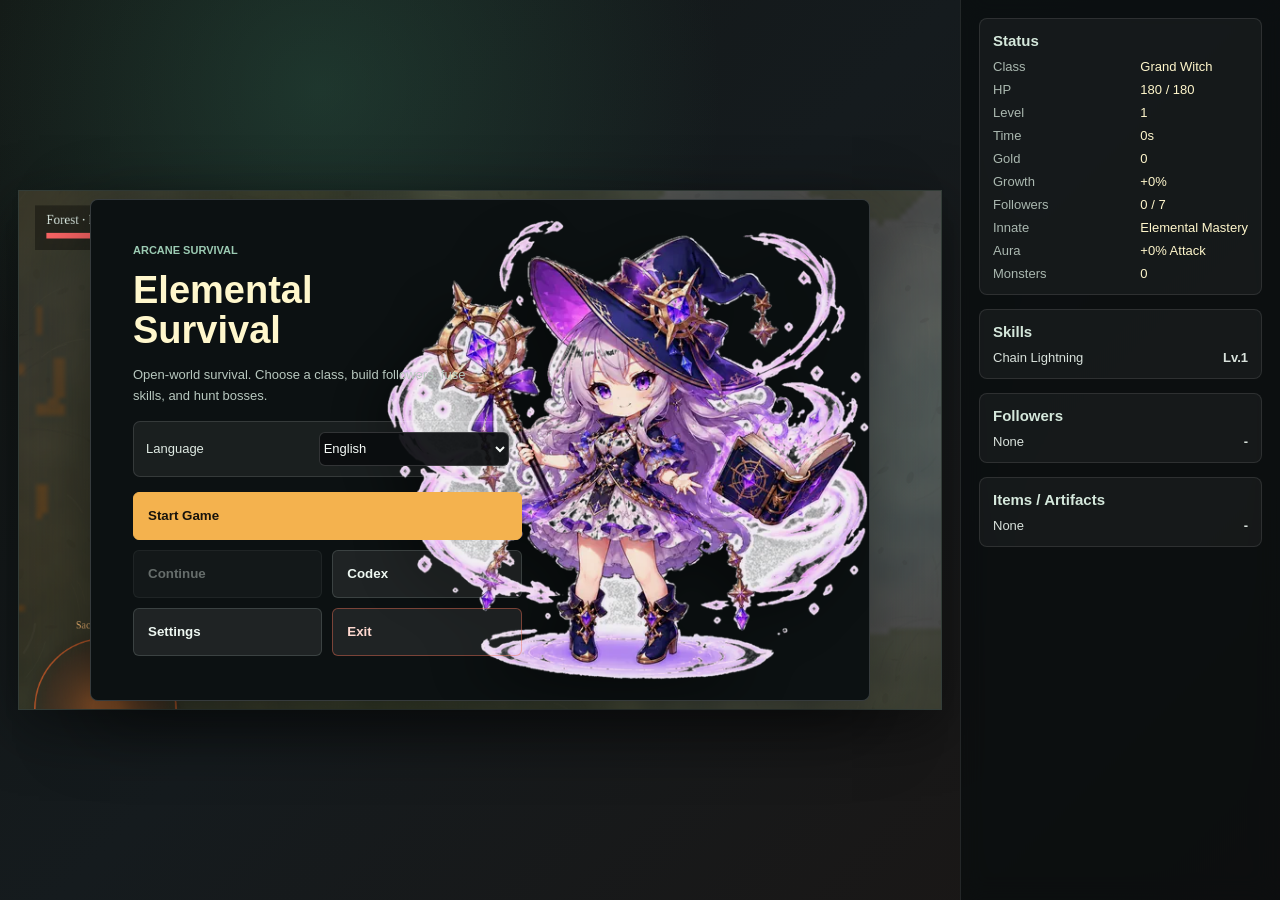
<file: github-pages-site/magic-survive-prototype/index.html>
<!doctype html>
<html lang="en">
<head>
  <meta charset="utf-8">
  <meta name="viewport" content="width=device-width, initial-scale=1, viewport-fit=cover, maximum-scale=1, user-scalable=no">
  <meta name="theme-color" content="#101618">
  <meta name="mobile-web-app-capable" content="yes">
  <meta name="apple-mobile-web-app-capable" content="yes">
  <meta name="apple-mobile-web-app-status-bar-style" content="black-translucent">
  <meta name="apple-mobile-web-app-title" content="元素生存">
  <title>Elemental Survival</title>
  <link rel="manifest" href="./manifest.webmanifest">
  <link rel="apple-touch-icon" href="./assets/icon-192.png">
  <link rel="stylesheet" href="./styles.css?v=20260911-balance-fixes">
</head>
<body>
  <main class="shell">
    <section class="stage">
      <canvas id="game" width="1280" height="720" aria-label="Elemental Survival game canvas"></canvas>
      <div id="touchControls" class="touch-controls" aria-hidden="true">
        <div id="moveStick" class="move-stick"><span></span></div>
        <button id="pauseTouch" class="pause-touch" type="button">II</button>
      </div>
      <div id="levelPanel" class="level-panel hidden">
        <div class="panel-head">
          <span id="levelPanelTitle">Level Up</span>
          <small id="levelPanelClass">Class</small>
        </div>
        <div id="choices" class="choices"></div>
      </div>
      <div id="pausePanel" class="pause-panel hidden" role="dialog" aria-modal="true" aria-labelledby="pauseTitle">
        <strong id="pauseTitle">Paused</strong>
        <p id="pauseDescription">Your progress has been saved.</p>
        <div class="pause-actions">
          <button id="resumeGame" type="button">Resume</button>
          <button id="pauseSettings" class="secondary" type="button">Settings</button>
          <button id="restartGame" class="secondary" type="button">Restart</button>
          <button id="returnToTitle" class="secondary" type="button">Return to Title</button>
        </div>
      </div>
      <div id="onboardingHint" class="onboarding-hint hidden" role="status" aria-live="polite">
        <strong id="onboardingTitle">Move to survive</strong>
        <span id="onboardingText">Use the left joystick. You are protected for the first 8 seconds.</span>
      </div>
      <div id="startPanel" class="start-panel">
        <div class="menu-content">
        <div class="menu-eyebrow">ARCANE SURVIVAL</div>
        <h1>Elemental Survival</h1>
        <p>Open-world survival. Choose a class, build followers, fuse skills, and hunt bosses.</p>
        <div class="language-row">
          <label id="languageLabel" for="languageSelect">Language</label>
          <select id="languageSelect" aria-label="Language">
            <option value="en">English</option>
            <option value="zh-CN">简体中文</option>
            <option value="zh-TW">繁體中文</option>
            <option value="ja">日本語</option>
            <option value="ko">한국어</option>
            <option value="es">Español</option>
          </select>
        </div>
        <button id="startBtn" class="hidden" type="button">Start</button>
        <div id="startActions" class="start-actions"></div>
        <div id="classPanel" class="class-panel hidden"></div>
        </div>
        <div class="menu-art" aria-hidden="true"></div>
      </div>
      <div id="guidePanel" class="guide-panel hidden" role="dialog" aria-label="Game guide">
        <div class="guide-head">
          <strong id="guideTitle">Game Guide</strong>
          <button id="closeGuide" class="secondary" type="button">Close</button>
        </div>
        <div id="guideContent" class="guide-content"></div>
      </div>
      <div id="settingsPanel" class="settings-panel hidden" role="dialog" aria-label="Settings">
        <div class="guide-head">
          <strong id="settingsTitle">Settings</strong>
          <button id="closeSettings" class="secondary" type="button">Close</button>
        </div>
        <div id="settingsContent" class="settings-content"></div>
      </div>
    </section>
    <aside class="hud">
      <div>
        <h2 id="statsTitle">Status</h2>
        <dl id="stats"></dl>
      </div>
      <div>
        <h2 id="skillsTitle">Skills</h2>
        <ul id="skills"></ul>
      </div>
      <div>
        <h2 id="followersTitle">Followers</h2>
        <ul id="followers"></ul>
      </div>
      <div>
        <h2 id="itemsTitle">Items / Artifacts</h2>
        <ul id="items"></ul>
      </div>
    </aside>
  </main>
<script src="./game.js?v=20260911-balance-fixes"></script>
<script>
  if ("serviceWorker" in navigator && location.protocol !== "file:") {
    window.addEventListener("load", () => navigator.serviceWorker.register("./sw.js").catch(() => {}));
  }
</script>
</body>
</html>
</file>
<file: github-pages-site/magic-survive-prototype/styles.css>
:root {
  color-scheme: dark;
  font-family: "Microsoft YaHei", "Segoe UI", sans-serif;
  background: #0c1011;
  color: #ecf4ef;
}

* {
  box-sizing: border-box;
}

body {
  margin: 0;
  min-height: 100vh;
  overflow: hidden;
  background:
    radial-gradient(circle at 25% 10%, rgba(50, 108, 83, 0.36), transparent 32%),
    linear-gradient(135deg, #121614 0%, #151b1e 44%, #1b1614 100%);
}

.shell {
  display: grid;
  grid-template-columns: minmax(0, 1fr) 320px;
  gap: 0;
  min-height: 100vh;
}

.stage {
  position: relative;
  display: grid;
  place-items: center;
  min-width: 0;
  padding: 18px;
}

canvas {
  width: min(100%, calc(100vh * 1.777));
  max-height: calc(100vh - 36px);
  aspect-ratio: 16 / 9;
  border: 1px solid rgba(255, 255, 255, 0.12);
  background: #18231e;
  box-shadow: 0 18px 60px rgba(0, 0, 0, 0.42);
  touch-action: none;
  user-select: none;
}

.touch-controls {
  display: none;
  pointer-events: none;
}

.move-stick,
.pause-touch {
  pointer-events: auto;
  position: absolute;
  z-index: 8;
}

.move-stick {
  left: 28px;
  bottom: 28px;
  width: 118px;
  height: 118px;
  border: 2px solid rgba(255, 255, 255, 0.24);
  border-radius: 50%;
  background: rgba(0, 0, 0, 0.26);
  box-shadow: inset 0 0 22px rgba(255, 255, 255, 0.08);
  touch-action: none;
}

.move-stick span {
  position: absolute;
  left: 50%;
  top: 50%;
  width: 48px;
  height: 48px;
  border-radius: 50%;
  background: rgba(244, 178, 78, 0.78);
  transform: translate(-50%, -50%);
  box-shadow: 0 8px 22px rgba(0, 0, 0, 0.35);
}

.pause-touch {
  right: 28px;
  bottom: 34px;
  width: 64px;
  height: 64px;
  border-radius: 50%;
  font-size: 24px;
}

.hud {
  display: grid;
  align-content: start;
  gap: 14px;
  height: 100vh;
  overflow: auto;
  padding: 18px;
  border-left: 1px solid rgba(255, 255, 255, 0.1);
  background: rgba(10, 13, 15, 0.78);
  backdrop-filter: blur(12px);
}

.hud div {
  padding: 13px;
  border: 1px solid rgba(255, 255, 255, 0.1);
  border-radius: 8px;
  background: rgba(255, 255, 255, 0.045);
}

h1,
h2,
p,
ul,
dl {
  margin: 0;
}

h1 {
  font-size: 36px;
  letter-spacing: 0;
}

h2 {
  margin-bottom: 10px;
  font-size: 15px;
  color: #d5e8dc;
}

dl {
  display: grid;
  grid-template-columns: 1fr auto;
  gap: 8px 14px;
  font-size: 13px;
}

dt {
  color: #aab8b0;
}

dd {
  margin: 0;
  color: #fff7cc;
}

ul {
  display: grid;
  gap: 8px;
  padding: 0;
  list-style: none;
  font-size: 13px;
}

li {
  display: flex;
  justify-content: space-between;
  gap: 10px;
  color: #d9e2dc;
}

.start-panel,
.level-panel,
.guide-panel,
.settings-panel,
.pause-panel {
  position: absolute;
  inset: auto;
  width: min(520px, calc(100% - 44px));
  padding: 24px;
  border: 1px solid rgba(255, 255, 255, 0.16);
  border-radius: 8px;
  background: rgba(8, 11, 13, 0.88);
  box-shadow: 0 20px 70px rgba(0, 0, 0, 0.5);
}

.start-panel {
  isolation: isolate;
  width: min(780px, calc(100% - 44px));
  min-height: 500px;
  padding: 38px 42px;
  overflow: hidden;
  background: #101618;
}

.start-panel::before {
  content: "";
  position: absolute;
  inset: 0;
  z-index: -2;
  background: rgba(10, 15, 15, 0.58);
}

.menu-content {
  position: relative;
  z-index: 1;
  display: grid;
  align-content: center;
  gap: 15px;
  width: min(390px, 56%);
  min-height: 424px;
  text-align: left;
}

.menu-eyebrow {
  color: #9ccbb3;
  font-size: 11px;
  font-weight: 800;
  letter-spacing: 0;
}

.start-panel h1 {
  max-width: 300px;
  color: #fff7cc;
  font-size: 38px;
  line-height: 1.04;
}

.start-panel p {
  max-width: 360px;
  color: #c1d0c6;
  font-size: 13px;
  line-height: 1.55;
}

.menu-art {
  position: absolute;
  z-index: 0;
  inset: 0 0 0 auto;
  width: 62%;
  background: url("./assets/classes/GrandWitch.webp") right 54% center / contain no-repeat;
  filter: drop-shadow(-16px 16px 24px rgba(0, 0, 0, 0.45));
  opacity: 0.96;
}

.guide-panel {
  width: min(760px, calc(100% - 44px));
  max-height: calc(100% - 44px);
  overflow: auto;
  z-index: 12;
}

.settings-panel {
  width: min(620px, calc(100% - 44px));
  max-height: calc(100% - 44px);
  overflow: auto;
  z-index: 14;
}

.pause-panel {
  z-index: 16;
  display: grid;
  gap: 14px;
  width: min(430px, calc(100% - 44px));
  text-align: center;
  backdrop-filter: blur(12px);
}

.pause-panel > strong {
  color: #fff7cc;
  font-size: 28px;
}

.pause-panel > p {
  color: #b8c8bf;
  font-size: 13px;
}

.pause-actions {
  display: grid;
  grid-template-columns: repeat(2, minmax(0, 1fr));
  gap: 10px;
}

.pause-actions button:first-child {
  grid-column: 1 / -1;
}

.onboarding-hint {
  position: absolute;
  left: 50%;
  bottom: max(28px, calc(env(safe-area-inset-bottom) + 18px));
  z-index: 11;
  display: grid;
  gap: 4px;
  width: min(520px, calc(100% - 220px));
  padding: 12px 18px;
  border: 1px solid rgba(244, 178, 78, 0.46);
  border-radius: 8px;
  background: rgba(8, 11, 13, 0.88);
  color: #dce9e1;
  text-align: center;
  transform: translateX(-50%);
  pointer-events: none;
}

.onboarding-hint strong {
  color: #fff7cc;
}

.guide-head {
  display: flex;
  align-items: center;
  justify-content: space-between;
  gap: 12px;
  margin-bottom: 14px;
}

.guide-head strong {
  color: #fff7cc;
  font-size: 20px;
}

.guide-content {
  display: grid;
  gap: 14px;
  text-align: left;
}

.settings-content {
  display: grid;
  gap: 12px;
  text-align: left;
}

.settings-section {
  display: grid;
  gap: 10px;
  padding: 12px;
  border: 1px solid rgba(255, 255, 255, 0.1);
  border-radius: 8px;
  background: rgba(255, 255, 255, 0.055);
}

.settings-section h3 {
  margin: 0;
  color: #dff4e8;
  font-size: 15px;
}

.settings-section p {
  color: #b8c8bf;
  font-size: 12px;
  line-height: 1.45;
}

.settings-slider {
  display: grid;
  grid-template-columns: 90px minmax(0, 1fr) 48px;
  align-items: center;
  gap: 10px;
  color: #e9f4ef;
  font-size: 13px;
}

.settings-slider input {
  width: 100%;
}

.settings-segment {
  display: grid;
  grid-template-columns: repeat(3, minmax(0, 1fr));
  gap: 7px;
}

.settings-segment button,
.settings-key-row button {
  min-height: 36px;
  padding: 7px 9px;
  background: rgba(255, 255, 255, 0.1);
  color: #edf7f2;
}

.settings-segment button.active,
.settings-key-row button.active {
  background: #f4b24e;
  color: #18130c;
}

.settings-section select {
  min-height: 38px;
  border: 1px solid rgba(255, 255, 255, 0.16);
  border-radius: 6px;
  background: rgba(10, 13, 15, 0.92);
  color: #f6fbf8;
  font: inherit;
}

.settings-keys {
  display: grid;
  gap: 7px;
}

.settings-key-row {
  display: grid;
  grid-template-columns: minmax(120px, 1fr) minmax(130px, auto);
  align-items: center;
  gap: 10px;
  color: #dce8e1;
  font-size: 13px;
}

.settings-section.danger {
  border-color: rgba(255, 110, 90, 0.28);
}

.settings-section.danger button {
  background: #f06f52;
  color: #1a0d09;
}

.codex-tabs {
  position: sticky;
  top: -1px;
  z-index: 2;
  display: grid;
  grid-template-columns: repeat(4, minmax(0, 1fr));
  gap: 7px;
  padding: 8px;
  border: 1px solid rgba(255, 255, 255, 0.12);
  border-radius: 8px;
  background: rgba(8, 11, 13, 0.96);
}

.codex-tabs button {
  min-height: 36px;
  padding: 6px 8px;
  background: rgba(255, 255, 255, 0.09);
  color: #dfe9e3;
  font-size: 12px;
}

.codex-tabs button.active {
  background: #f4b24e;
  color: #18130c;
}

.guide-section {
  padding: 12px;
  border: 1px solid rgba(255, 255, 255, 0.1);
  border-radius: 8px;
  background: rgba(255, 255, 255, 0.055);
}

.guide-section h3 {
  margin: 0 0 8px;
  color: #dff4e8;
  font-size: 15px;
}

.guide-grid {
  display: grid;
  grid-template-columns: repeat(auto-fit, minmax(210px, 1fr));
  gap: 8px;
}

.guide-card {
  padding: 9px;
  border-radius: 7px;
  background: rgba(0, 0, 0, 0.22);
  color: #dce7e1;
  font-size: 12px;
  line-height: 1.45;
}

.guide-card b {
  display: block;
  margin-bottom: 3px;
  color: #fff7cc;
  font-size: 13px;
}

.guide-card span,
.guide-card small {
  display: block;
}

.guide-card small {
  margin-top: 4px;
  color: #bccbc3;
  font-size: 11px;
  line-height: 1.4;
}

.codex-grid .guide-card {
  min-height: 74px;
  border-left: 3px solid rgba(255, 255, 255, 0.16);
}

.codex-grid .rarity-common { border-left-color: #e5e7eb; }
.codex-grid .rarity-uncommon { border-left-color: #8df29f; }
.codex-grid .rarity-rare { border-left-color: #83c7ff; }
.codex-grid .rarity-epic { border-left-color: #d58cff; }
.codex-grid .rarity-legendary { border-left-color: #ffb84d; }
.fusion-card { border-left-color: #9aa7ff !important; }

.start-actions,
.class-panel {
  display: grid;
  gap: 10px;
}

.start-actions {
  grid-template-columns: repeat(2, minmax(0, 1fr));
}

.menu-button {
  position: relative;
  min-height: 48px;
  padding: 11px 14px;
  border: 1px solid rgba(221, 242, 230, 0.15);
  border-radius: 6px;
  background: rgba(255, 255, 255, 0.08);
  color: #edf7f1;
  text-align: left;
  transition: background 120ms ease, border-color 120ms ease, transform 120ms ease;
}

.menu-button:hover:not(:disabled) {
  border-color: rgba(244, 178, 78, 0.76);
  background: rgba(244, 178, 78, 0.16);
  filter: none;
  transform: translateX(2px);
}

.menu-button.menu-start {
  grid-column: span 2;
  border-color: #f4b24e;
  background: #f4b24e;
  color: #18130c;
}

.menu-button.menu-start:hover:not(:disabled) {
  background: #ffc568;
}

.menu-button.menu-exit {
  border-color: rgba(239, 111, 82, 0.44);
  color: #ffd9d0;
}

.menu-button.menu-exit:hover:not(:disabled) {
  border-color: #f06f52;
  background: rgba(240, 111, 82, 0.18);
}

.menu-button:disabled {
  cursor: not-allowed;
  opacity: 0.4;
}

.language-row {
  display: grid;
  grid-template-columns: 1fr minmax(150px, 190px);
  align-items: center;
  gap: 10px;
  padding: 10px 12px;
  border: 1px solid rgba(255, 255, 255, 0.12);
  border-radius: 7px;
  background: rgba(255, 255, 255, 0.06);
  color: #dfeae3;
  font-size: 13px;
  text-align: left;
}

.language-row select {
  min-height: 34px;
  border: 1px solid rgba(255, 255, 255, 0.16);
  border-radius: 6px;
  background: rgba(10, 13, 15, 0.92);
  color: #f6fbf8;
  font: inherit;
}

.class-panel.hidden {
  display: none;
}

.settlement {
  display: grid;
  gap: 12px;
  text-align: left;
}

.settlement-title {
  color: #fff7cc;
  font-size: 18px;
  font-weight: 800;
  text-align: center;
}

.settlement-grid {
  display: grid;
  grid-template-columns: repeat(auto-fit, minmax(92px, 1fr));
  gap: 8px;
}

.settlement-grid div,
.settlement-section {
  padding: 10px;
  border: 1px solid rgba(255, 255, 255, 0.12);
  border-radius: 7px;
  background: rgba(255, 255, 255, 0.06);
}

.settlement-grid b,
.settlement-section b {
  display: block;
  margin-bottom: 5px;
  color: #b8c8bf;
  font-size: 11px;
}

.settlement-grid strong {
  color: #fff7cc;
  font-size: 17px;
}

.settlement-section div {
  display: flex;
  flex-wrap: wrap;
  gap: 6px;
}

.settlement-section span {
  padding: 4px 7px;
  border-radius: 6px;
  background: rgba(0, 0, 0, 0.28);
  color: #eef7f2;
  font-size: 12px;
  line-height: 1.35;
}

.class-title {
  color: #fff7cc;
  font-weight: 800;
}

.class-choice {
  display: grid;
  grid-template-columns: 56px 1fr;
  column-gap: 10px;
  row-gap: 4px;
  align-items: center;
  width: 100%;
  padding: 12px;
  border: 1px solid rgba(255, 255, 255, 0.12);
  background: rgba(255, 255, 255, 0.075);
  color: #f4fbf7;
  text-align: left;
}

.class-choice img {
  grid-row: span 2;
  width: 56px;
  height: 56px;
  object-fit: contain;
  filter: drop-shadow(0 5px 8px rgba(0, 0, 0, 0.38));
}

.class-choice span {
  color: #bac9c1;
  font-size: 12px;
  line-height: 1.45;
}

.start-panel.class-selecting {
  width: min(980px, calc(100% - 44px));
  min-height: 580px;
}

.class-selecting .menu-content {
  width: 100%;
  min-height: 504px;
}

.class-selecting .menu-art {
  opacity: 0.18;
}

.class-selecting .language-row {
  display: none;
}

.class-select-layout {
  display: grid;
  grid-template-columns: minmax(260px, 0.82fr) minmax(330px, 1.18fr);
  gap: 14px;
  align-items: stretch;
}

.class-choice-list {
  display: grid;
  grid-template-columns: repeat(2, minmax(0, 1fr));
  align-content: start;
  gap: 8px;
}

.class-choice {
  display: grid;
  grid-template-columns: 48px minmax(0, 1fr);
  align-items: center;
  gap: 8px;
  min-height: 68px;
  padding: 8px;
  border: 1px solid rgba(255, 255, 255, 0.12);
  border-radius: 6px;
  background: rgba(8, 12, 13, 0.58);
  color: #edf7f1;
  text-align: left;
}

.class-choice:hover,
.class-choice:focus-visible,
.class-choice.selected {
  border-color: rgba(244, 178, 78, 0.84);
  background: rgba(244, 178, 78, 0.15);
  filter: none;
}

.class-choice img {
  grid-row: auto;
  width: 48px;
  height: 48px;
  object-fit: contain;
}

.class-choice span {
  display: grid;
  gap: 3px;
  min-width: 0;
  color: #edf7f1;
}

.class-choice b {
  overflow: hidden;
  font-size: 13px;
  text-overflow: ellipsis;
  white-space: nowrap;
}

.class-choice small {
  overflow: hidden;
  color: #a9cbb9;
  font-size: 10px;
  text-overflow: ellipsis;
  white-space: nowrap;
}

.class-preview {
  position: relative;
  display: grid;
  grid-template-columns: minmax(145px, 0.95fr) minmax(190px, 1.05fr);
  align-items: center;
  gap: 12px;
  min-height: 244px;
  padding: 14px;
  border: 1px solid rgba(255, 247, 204, 0.22);
  border-radius: 7px;
  background: rgba(8, 12, 13, 0.74);
  overflow: hidden;
}

.class-preview-label {
  position: absolute;
  top: 10px;
  left: 12px;
  color: #9ccbb3;
  font-size: 10px;
  font-weight: 800;
}

.class-preview img {
  width: 100%;
  max-height: 238px;
  margin-top: 12px;
  object-fit: contain;
  filter: drop-shadow(0 12px 15px rgba(0, 0, 0, 0.42));
}

.class-preview-info {
  display: grid;
  align-content: center;
  gap: 9px;
}

.class-preview-info h2 {
  margin: 0;
  color: #fff7cc;
  font-size: 23px;
}

.class-preview-info b {
  color: #a9d9bd;
  font-size: 13px;
}

.class-preview-info p {
  color: #c4d1ca;
  font-size: 12px;
  line-height: 1.55;
}

.class-selection-actions {
  display: flex;
  justify-content: flex-end;
  gap: 9px;
}

.class-selection-actions button {
  min-width: 126px;
}

.class-confirm {
  background: #f4b24e;
  color: #18130c;
}

button.secondary {
  background: rgba(255, 255, 255, 0.14);
  color: #f3f7f4;
}

.start-panel p {
  color: #b8c8bf;
}

.start-panel.exit-requested .menu-content > :not(p) {
  opacity: 0.2;
  pointer-events: none;
}

.start-panel.exit-requested .menu-content p {
  color: #fff7cc;
  font-size: 16px;
}

button {
  min-height: 42px;
  border: 0;
  border-radius: 7px;
  background: #f4b24e;
  color: #18130c;
  font-weight: 800;
  cursor: pointer;
}

button:hover {
  filter: brightness(1.08);
}

.hidden {
  display: none;
}

.panel-head {
  display: flex;
  align-items: baseline;
  justify-content: space-between;
  margin-bottom: 14px;
  font-weight: 800;
}

.panel-head small {
  color: #9fd2ea;
}

.choices {
  display: grid;
  gap: 10px;
}

.choice {
  display: grid;
  gap: 5px;
  width: 100%;
  padding: 12px;
  border: 1px solid rgba(255, 255, 255, 0.12);
  border-radius: 7px;
  background: rgba(255, 255, 255, 0.07);
  color: #f4fbf7;
  text-align: left;
}

.choice b {
  font-size: 15px;
}

.choice span {
  color: #bccbc3;
  font-size: 12px;
  line-height: 1.45;
}

@media (max-width: 980px) {
  html,
  body {
    min-height: 100%;
    background: #0c1011;
    overscroll-behavior: none;
  }

  body {
    min-height: 100dvh;
    overflow: hidden;
    -webkit-user-select: none;
    user-select: none;
  }

  .shell {
    min-height: 100dvh;
    grid-template-columns: 1fr;
  }

  .stage {
    min-height: 100dvh;
    padding: env(safe-area-inset-top) env(safe-area-inset-right) env(safe-area-inset-bottom) env(safe-area-inset-left);
  }

  canvas {
    width: min(100%, calc(100dvh * 1.7777778));
    height: auto;
    max-height: 100%;
    aspect-ratio: 16 / 9;
    border: 0;
    box-shadow: none;
  }

  .hud {
    display: none;
  }

  .touch-controls {
    display: block;
  }

  .move-stick {
    left: calc(22px + env(safe-area-inset-left));
    bottom: calc(22px + env(safe-area-inset-bottom));
  }

  .pause-touch {
    right: calc(22px + env(safe-area-inset-right));
    bottom: calc(24px + env(safe-area-inset-bottom));
  }

  .codex-tabs {
    grid-template-columns: repeat(2, minmax(0, 1fr));
  }

  .start-panel {
    width: min(100% - 28px, 700px);
    min-height: 0;
    padding: 28px;
  }

  .menu-content {
    width: min(100%, 390px);
    min-height: 0;
  }

  .menu-art {
    width: 78%;
    opacity: 0.38;
  }

  .start-panel.class-selecting {
    width: min(100% - 28px, 700px);
    min-height: 0;
    max-height: calc(100dvh - 28px - env(safe-area-inset-top) - env(safe-area-inset-bottom));
    overflow: auto;
  }

  .class-selection-actions {
    position: sticky;
    bottom: 0;
    z-index: 2;
    padding: 8px 0 2px;
    background: linear-gradient(to bottom, rgba(16,22,24,0), #101618 28%);
  }

  .pause-panel {
    max-height: calc(100dvh - 28px - env(safe-area-inset-top) - env(safe-area-inset-bottom));
    overflow: auto;
  }

  .onboarding-hint {
    bottom: max(16px, calc(env(safe-area-inset-bottom) + 10px));
    width: min(460px, calc(100% - 210px));
    padding: 9px 12px;
    font-size: 12px;
  }

  .class-selecting .menu-content {
    width: 100%;
  }

  .class-select-layout {
    grid-template-columns: 1fr;
  }
}

@media (max-width: 520px) {
  .start-panel {
    padding: 24px;
  }

  .start-panel h1 {
    font-size: 31px;
  }

  .start-actions {
    grid-template-columns: 1fr;
  }

  .menu-button.menu-start {
    grid-column: auto;
  }

  .language-row {
    grid-template-columns: 1fr;
  }

  .start-panel.class-selecting {
    padding: 20px;
  }

  .class-choice-list,
  .class-preview {
    grid-template-columns: 1fr;
  }

  .class-preview {
    justify-items: center;
  }

  .class-preview img {
    max-width: 210px;
    max-height: 210px;
  }

  .class-preview-info {
    justify-items: center;
    text-align: center;
  }

  .class-selection-actions {
    display: grid;
    grid-template-columns: 1fr 1fr;
  }

  .class-selection-actions button {
    min-width: 0;
  }
}
</file>
